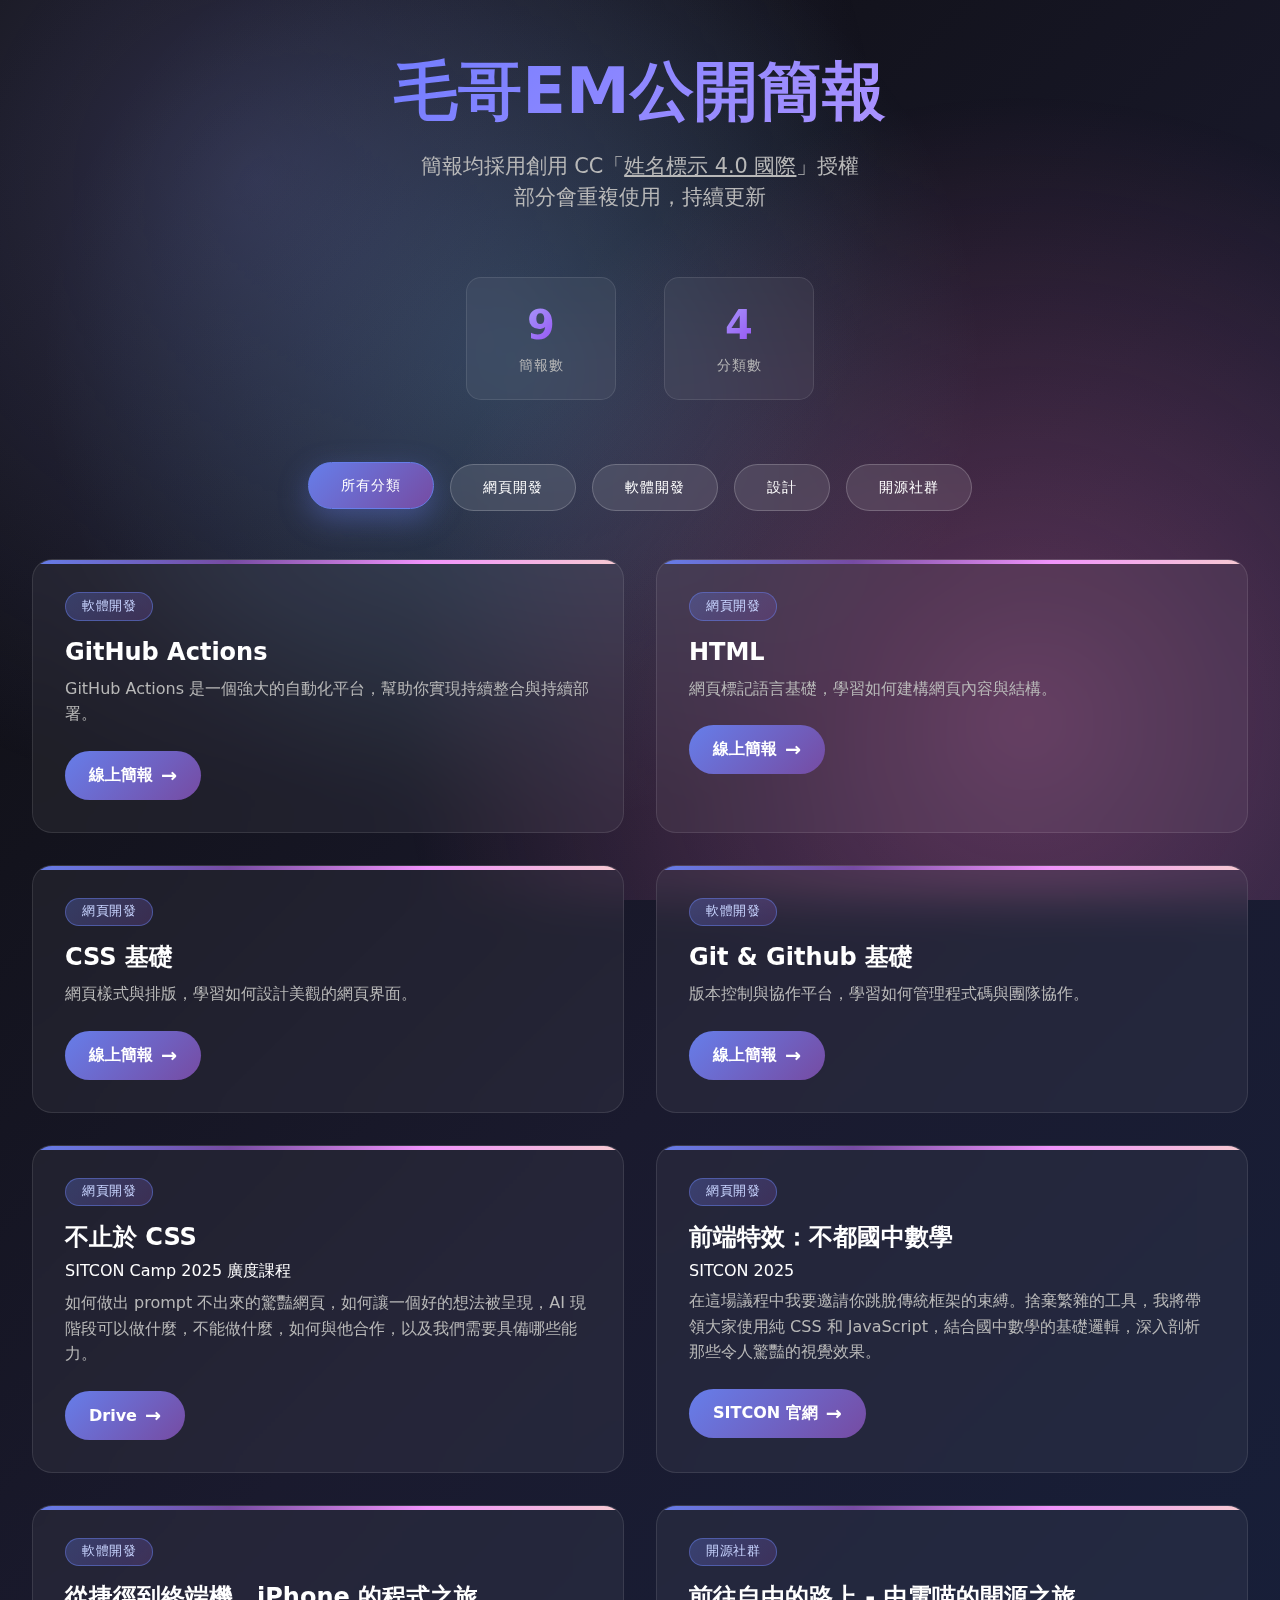
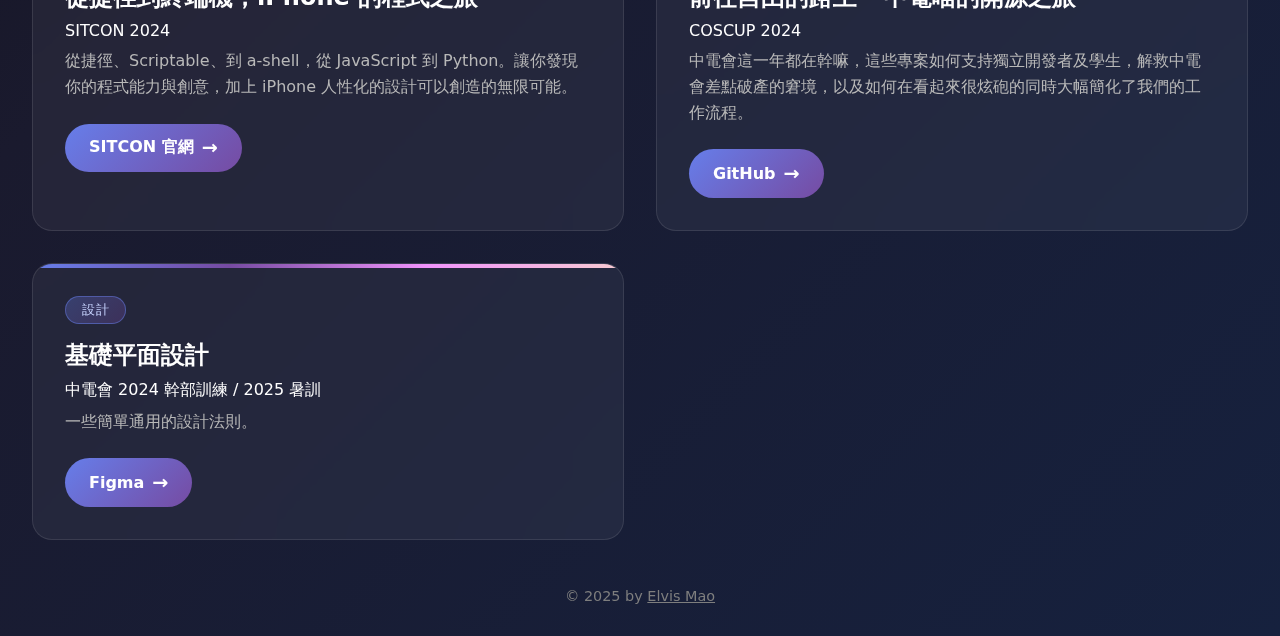
<file: index.html>
<!DOCTYPE html>
<html lang="zh-Hant">
  <head>
    <meta charset="UTF-8" />
    <meta name="viewport" content="width=device-width, initial-scale=1.0" />
    <title>毛哥EM公開簡報</title>
    <style>
      * {
        margin: 0;
        padding: 0;
        box-sizing: border-box;
      }

      body {
        font-family: system-ui, "Segoe UI", Tahoma, Geneva, Verdana, sans-serif;
        background: linear-gradient(135deg, #0c0c0c 0%, #1a1a2e 50%, #16213e 100%);
        color: #ffffff;
        min-height: 100vh;
        overflow-x: hidden;
        position: relative;
      }

      body::before {
        content: "";
        position: fixed;
        top: 0;
        left: 0;
        width: 100%;
        height: 100%;
        background: radial-gradient(circle at 20% 20%, rgba(120, 119, 198, 0.3) 0%, transparent 50%), radial-gradient(circle at 80% 80%, rgba(255, 119, 198, 0.3) 0%, transparent 50%),
          radial-gradient(circle at 40% 40%, rgba(120, 219, 255, 0.2) 0%, transparent 50%);
        pointer-events: none;
        z-index: -1;
        animation: float 20s ease-in-out infinite;
      }

      @keyframes float {
        0%,
        100% {
          transform: translateY(0px) rotate(0deg);
        }
        50% {
          transform: translateY(-20px) rotate(1deg);
        }
      }

      .container {
        max-width: 1400px;
        margin: 0 auto;
        padding: 3rem 2rem;
        position: relative;
        z-index: 1;
      }

      .header {
        text-align: center;
        margin-bottom: 4rem;
        position: relative;
      }

      .header h1 {
        font-size: 4rem;
        font-weight: 700;
        background: linear-gradient(135deg, #4f70ff 0%, #ce9fff 100%);
        -webkit-background-clip: text;
        -webkit-text-fill-color: transparent;
        background-clip: text;
        margin-bottom: 1rem;
        /* text-shadow: 0 0 30px rgba(71, 89, 173, 0.5); */
        animation: glow 3s ease-in-out infinite alternate;
      }

      @keyframes glow {
        from {
          filter: drop-shadow(0 0 20px rgba(102, 126, 234, 0.5));
        }
        to {
          filter: drop-shadow(0 0 30px rgba(118, 75, 162, 0.8));
        }
      }

      .header p {
        font-size: 1.3rem;
        color: #b8b8b8;
        font-weight: 300;
        line-height: 1.5;
      }

      .filter-container {
        display: flex;
        justify-content: center;
        gap: 1rem;
        margin-bottom: 3rem;
        flex-wrap: wrap;
      }

      .filter-btn {
        padding: 0.8rem 2rem;
        background: rgba(255, 255, 255, 0.1);
        border: 1px solid rgba(255, 255, 255, 0.2);
        border-radius: 50px;
        color: #ffffff;
        cursor: pointer;
        transition: all 0.3s ease;
        backdrop-filter: blur(10px);
        font-weight: 500;
        text-transform: uppercase;
        letter-spacing: 1px;
        font-size: 0.9rem;
      }

      .filter-btn:hover,
      .filter-btn.active {
        background: linear-gradient(135deg, #667eea 0%, #764ba2 100%);
        border-color: #667eea;
        transform: translateY(-2px);
        box-shadow: 0 10px 30px rgba(102, 126, 234, 0.4);
      }

      .slides-grid {
        display: grid;
        grid-template-columns: repeat(auto-fit, minmax(400px, 1fr));
        gap: 2rem;
        margin-top: 2rem;
      }

      .slide-card {
        background: rgba(255, 255, 255, 0.05);
        border: 1px solid rgba(255, 255, 255, 0.1);
        border-radius: 20px;
        padding: 2rem;
        backdrop-filter: blur(20px);
        transition: all 0.4s cubic-bezier(0.165, 0.84, 0.44, 1);
        position: relative;
        overflow: hidden;
        animation: fadeInUp 0.6s ease-out;
      }

      @keyframes fadeInUp {
        from {
          opacity: 0;
          transform: translateY(30px);
        }
        to {
          opacity: 1;
          transform: translateY(0);
        }
      }

      .slide-card::before {
        content: "";
        position: absolute;
        top: 0;
        left: 0;
        right: 0;
        height: 4px;
        background: linear-gradient(90deg, #667eea, #764ba2, #f093fb, #f7cbd1, #f093fb, #764ba2, #667eea);
        background-size: 200% 100%;
        animation: shimmer 8s linear infinite;
      }

      @keyframes shimmer {
        0% {
          background-position: -200% 0;
        }
        100% {
          background-position: 0% 0;
        }
      }

      .slide-card:hover {
        transform: translateY(-10px) scale(1.02);
        box-shadow: 0 25px 50px rgba(0, 0, 0, 0.3);
        border-color: rgba(255, 255, 255, 0.3);
        background: rgba(255, 255, 255, 0.08);
      }

      .slide-card h3 {
        font-size: 1.5rem;
        font-weight: 600;
        margin-bottom: 0.5rem;
        color: #ffffff;
        line-height: 1.3;
      }

      .slide-card p {
        margin-bottom: 0.5rem;
        color: #fff;
      }

      .slide-category {
        display: inline-block;
        padding: 0.3rem 1rem;
        background: linear-gradient(135deg, rgba(102, 126, 234, 0.3), rgba(118, 75, 162, 0.3));
        border: 1px solid rgba(102, 126, 234, 0.5);
        border-radius: 20px;
        font-size: 0.8rem;
        font-weight: 500;
        text-transform: uppercase;
        letter-spacing: 0.5px;
        margin-bottom: 1rem;
        color: #c8d4ff;
      }

      .slide-card .slide-description {
        color: #b8b8b8;
        font-size: 1rem;
        line-height: 1.6;
        margin-bottom: 1.5rem;
      }

      .slide-link {
        display: inline-flex;
        align-items: center;
        gap: 0.5rem;
        padding: 0.8rem 1.5rem;
        background: linear-gradient(135deg, #667eea 0%, #764ba2 100%);
        color: #ffffff;
        text-decoration: none;
        border-radius: 50px;
        font-weight: 600;
        transition: all 0.3s ease;
        position: relative;
        overflow: hidden;
      }

      .slide-link::before {
        content: "";
        position: absolute;
        top: 0;
        left: -100%;
        width: 100%;
        height: 100%;
        background: linear-gradient(90deg, transparent, rgba(255, 255, 255, 0.2), transparent);
        transition: left 0.5s;
      }

      .slide-link:hover::before {
        left: 100%;
      }

      .slide-link:hover {
        transform: translateX(5px);
        box-shadow: 0 10px 25px rgba(102, 126, 234, 0.4);
      }

      .slide-link::after {
        content: "→";
        font-size: 1.2rem;
        transition: transform 0.3s ease;
      }

      .slide-link:hover::after {
        transform: translateX(3px);
      }

      .stats {
        display: flex;
        justify-content: center;
        gap: 3rem;
        margin: 4rem 0;
        flex-wrap: wrap;
      }

      .stat-item {
        text-align: center;
        padding: 1.5rem;
        background: rgba(255, 255, 255, 0.05);
        border-radius: 15px;
        backdrop-filter: blur(10px);
        border: 1px solid rgba(255, 255, 255, 0.1);
        min-width: 150px;
      }

      .stat-number {
        font-size: 2.5rem;
        font-weight: 700;
        background: linear-gradient(135deg, #b2c0ff 0%, #8b2aef 100%);
        -webkit-background-clip: text;
        -webkit-text-fill-color: transparent;
        background-clip: text;
      }

      .stat-label {
        color: #b8b8b8;
        font-size: 0.9rem;
        text-transform: uppercase;
        letter-spacing: 1px;
        margin-top: 0.5rem;
      }

      @media (max-width: 768px) {
        .header h1 {
          font-size: 2.5rem;
        }

        .slides-grid {
          grid-template-columns: 1fr;
          gap: 1.5rem;
        }

        .filter-container {
          gap: 0.5rem;
        }

        .filter-btn {
          padding: 0.6rem 1.5rem;
          font-size: 0.8rem;
        }

        .stats {
          gap: 1.5rem;
        }
      }

      .hidden {
        display: none !important;
      }
      a {
        color: inherit;
      }

      footer {
        text-align: center;
        padding: 0 1rem 2rem;
        font-size: 0.9rem;
        color: #7e7e7e;
        position: relative;
        z-index: 1;
      }
    </style>
    <script async src="https://www.googletagmanager.com/gtag/js?id=G-9R5PZG2VQG" />
    <script>
      window.dataLayer = window.dataLayer || [];
      function gtag() {
        dataLayer.push(arguments);
      }
      gtag("js", new Date());
      gtag("config", "G-9R5PZG2VQG");
    </script>
    <script src="https://font.emtech.cc/emfont.js"></script>
  </head>
  <body class="emfont-GenYoMinTC">
    <div class="container">
      <header class="header">
        <h1 class="emfont-NotoSansTC-700">毛哥EM公開簡報</h1>
        <p>簡報均採用創用 CC「<a href="https://creativecommons.org/licenses/by/4.0/deed.zh-hant">姓名標示 4.0 國際</a>」授權<br />部分會重複使用，持續更新</p>
      </header>

      <div class="stats">
        <div class="stat-item">
          <div class="stat-number emfont-NotoSansTC-700" id="totalSlides"></div>
          <div class="stat-label">簡報數</div>
        </div>
        <div class="stat-item">
          <div class="stat-number emfont-NotoSansTC-700" id="totalCategories"></div>
          <div class="stat-label">分類數</div>
        </div>
      </div>

      <div class="filter-container">
        <button class="filter-btn active" data-category="all">所有分類</button>
        <button class="filter-btn" data-category="web">網頁開發</button>
        <button class="filter-btn" data-category="software">軟體開發</button>
        <button class="filter-btn" data-category="design">設計</button>
        <button class="filter-btn" data-category="oss">開源社群</button>
      </div>

      <div class="slides-grid" id="slidesGrid">
        <div class="slide-card" data-category="software">
          <div class="slide-category">軟體開發</div>
          <h3>GitHub Actions</h3>
          <p class="slide-description">GitHub Actions 是一個強大的自動化平台，幫助你實現持續整合與持續部署。</p>
          <a href="https://g.elvismao.com/slides/view?course=Actions" class="slide-link" target="_blank">線上簡報</a>
        </div>

        <div class="slide-card" data-category="web">
          <div class="slide-category">網頁開發</div>
          <h3>HTML</h3>
          <p class="slide-description">網頁標記語言基礎，學習如何建構網頁內容與結構。</p>
          <a href="https://g.elvismao.com/slides/view?course=HTML" class="slide-link" target="_blank">線上簡報</a>
        </div>

        <div class="slide-card" data-category="web">
          <div class="slide-category">網頁開發</div>
          <h3>CSS 基礎</h3>
          <p class="slide-description">網頁樣式與排版，學習如何設計美觀的網頁界面。</p>
          <a href="https://g.elvismao.com/slides/view?course=CSS" class="slide-link" target="_blank">線上簡報</a>
        </div>

        <div class="slide-card" data-category="software">
          <div class="slide-category">軟體開發</div>
          <h3>Git & Github 基礎</h3>
          <p class="slide-description">版本控制與協作平台，學習如何管理程式碼與團隊協作。</p>
          <a href="https://g.elvismao.com/slides/view?course=Git" class="slide-link" target="_blank">線上簡報</a>
        </div>

        <div class="slide-card" data-category="web">
          <div class="slide-category">網頁開發</div>
          <h3>不止於 CSS</h3>
          <p>SITCON Camp 2025 廣度課程</p>
          <p class="slide-description">如何做出 prompt 不出來的驚豔網頁，如何讓一個好的想法被呈現，AI 現階段可以做什麼，不能做什麼，如何與他合作，以及我們需要具備哪些能力。</p>
          <a href="https://drive.google.com/file/d/1qfrVtTxxaU6qXNbH8OJbj2pblkwEY5zI/view?usp=sharing" class="slide-link" target="_blank">Drive</a>
        </div>
        <div class="slide-card" data-category="web">
          <div class="slide-category">網頁開發</div>
          <h3>前端特效：不都國中數學</h3>
          <p>SITCON 2025</p>
          <p class="slide-description">在這場議程中我要邀請你跳脫傳統框架的束縛。捨棄繁雜的工具，我將帶領大家使用純 CSS 和 JavaScript，結合國中數學的基礎邏輯，深入剖析那些令人驚豔的視覺效果。</p>
          <a href="https://sitcon.org/2025/agenda/aa71e5/" class="slide-link" target="_blank">SITCON 官網</a>
        </div>
        <div class="slide-card" data-category="software">
          <div class="slide-category">軟體開發</div>
          <h3>從捷徑到終端機，iPhone 的程式之旅</h3>
          <p>SITCON 2024</p>
          <p class="slide-description">從捷徑、Scriptable、到 a-shell，從 JavaScript 到 Python。讓你發現你的程式能力與創意，加上 iPhone 人性化的設計可以創造的無限可能。</p>
          <a href="https://sitcon.org/2024/agenda/e40b24/" class="slide-link" target="_blank">SITCON 官網</a>
        </div>
        <div class="slide-card" data-category="oss">
          <div class="slide-category">開源社群</div>
          <h3>前往自由的路上 - 中電喵的開源之旅</h3>
          <p>COSCUP 2024</p>
          <p class="slide-description">中電會這一年都在幹嘛，這些專案如何支持獨立開發者及學生，解救中電會差點破產的窘境，以及如何在看起來很炫砲的同時大幅簡化了我們的工作流程。</p>
          <a href="https://github.com/Edit-Mr/slides/releases/tag/COSCUP2025" class="slide-link" target="_blank">GitHub</a>
        </div>
        <div class="slide-card" data-category="design">
          <div class="slide-category">設計</div>
          <h3>基礎平面設計</h3>
          <p>中電會 2024 幹部訓練 / 2025 暑訓</p>
          <p class="slide-description">一些簡單通用的設計法則。</p>
          <a href="https://github.com/Edit-Mr/slides/releases/tag/SCAICT2025" class="slide-link" target="_blank">Figma</a>
        </div>
      </div>
    </div>
    <footer>© 2025 by <a href="https://elvismao.com">Elvis Mao</a></footer>
    <script>
      // Filter functionality
      const filterButtons = document.querySelectorAll(".filter-btn");
      const slideCards = document.querySelectorAll(".slide-card");

      filterButtons.forEach(button => {
        button.addEventListener("click", () => {
          // Remove active class from all buttons
          filterButtons.forEach(btn => btn.classList.remove("active"));
          // Add active class to clicked button
          button.classList.add("active");

          const category = button.dataset.category;

          slideCards.forEach(card => {
            if (category === "all" || card.dataset.category === category) {
              card.classList.remove("hidden");
              card.style.animation = "fadeInUp 0.6s ease-out";
            } else {
              card.classList.add("hidden");
            }
          });

          updateStats();
        });
      });

      // Update statistics
      function updateStats() {
        const visibleSlides = document.querySelectorAll(".slide-card:not(.hidden)");
        const categories = new Set();

        visibleSlides.forEach(slide => {
          categories.add(slide.dataset.category);
        });

        document.getElementById("totalSlides").textContent = visibleSlides.length;
        document.getElementById("totalCategories").textContent = categories.size;
      }
      updateStats();
      // Add stagger animation to cards on load
      slideCards.forEach((card, index) => {
        card.style.animationDelay = `${index * 0.1}s`;
      });

      // Smooth scrolling for internal links
      document.querySelectorAll('a[href^="#"]').forEach(anchor => {
        anchor.addEventListener("click", function (e) {
          e.preventDefault();
          const target = document.querySelector(this.getAttribute("href"));
          if (target) {
            target.scrollIntoView({
              behavior: "smooth",
              block: "start",
            });
          }
        });
      });

      // add class emfont-NotoSansTC-700 to all h3,.slide-link
      document.querySelectorAll("h3").forEach(h3 => {
        h3.classList.add("emfont-NotoSansTC-700");
      });
      document.querySelectorAll(".slide-link").forEach(link => {
        link.classList.add("emfont-NotoSansTC-500");
      });
      document.querySelectorAll(".slide-category").forEach(category => {
        category.classList.add("emfont-NotoSansTC-400");
      });
      document.querySelectorAll(".slide-card h3 + p").forEach(p => {
        p.classList.add("emfont-NotoSansTC-400");
      });

      emfont.init();
    </script>
  </body>
</html>
</file>
